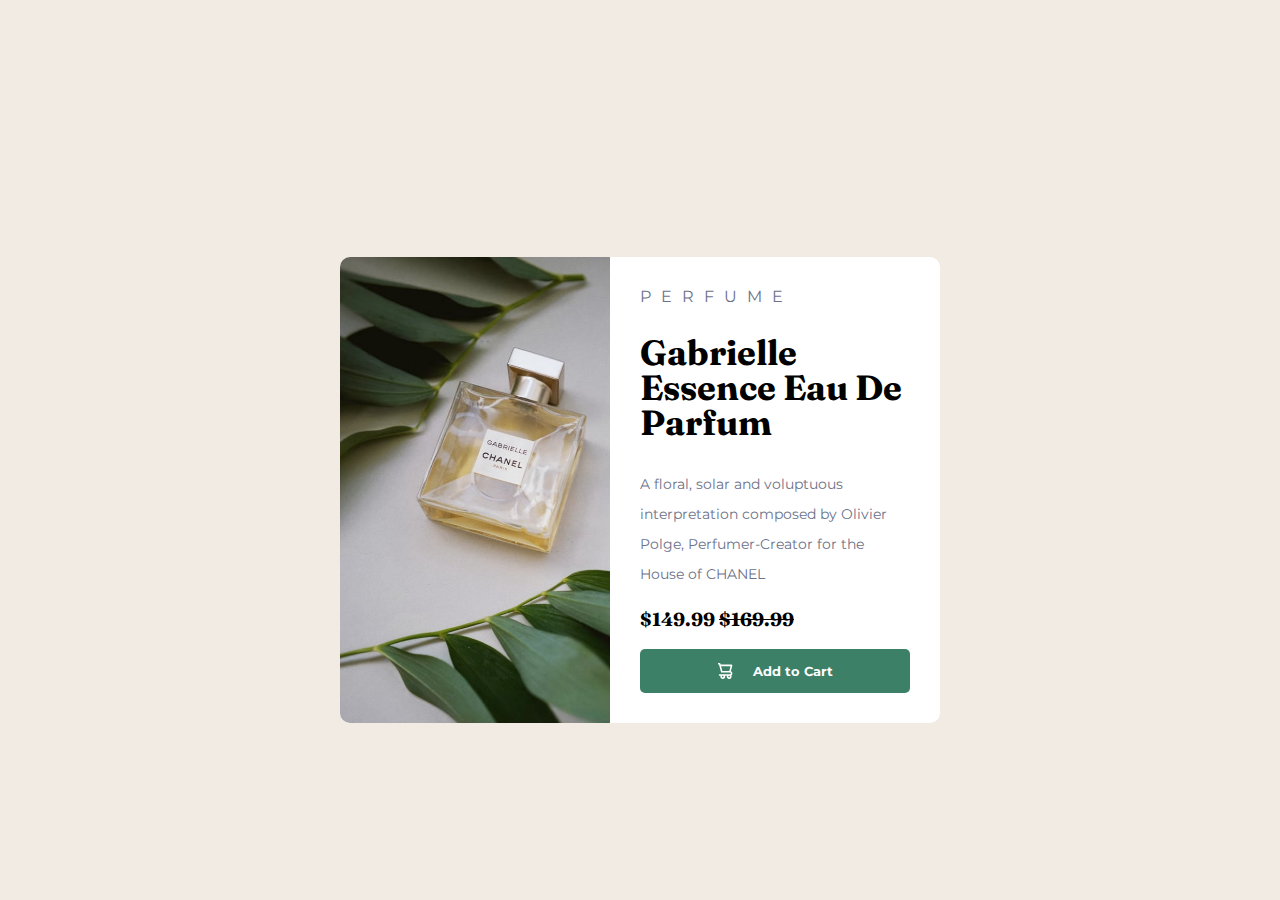
<file: index.html>
<html lang="en">
<head>
    <meta charset="UTF-8">
    <meta http-equiv="X-UA-Compatible" content="IE=edge">
    <meta name="viewport" content="width=device-width, initial-scale=1.0">
    <title>Document</title>
    <link rel="stylesheet" href="style.css"/>
    <link rel="preconnect" href="https://fonts.googleapis.com">
    <link rel="preconnect" href="https://fonts.gstatic.com" crossorigin>
    <link href="https://fonts.googleapis.com/css2?family=Fraunces:opsz,wght@9..144,700&family=Montserrat:wght@500;700&display=swap" rel="stylesheet">
</head>
<body>
    <div class="card">
        <div class="image">
        </div>

        <div class="info">
            <span>PERFUME</span>
            <h2>Gabrielle Essence Eau De Parfum</h2>
            <p>A floral, solar and voluptuous interpretation composed by Olivier Polge, 
                Perfumer-Creator for the House of CHANEL</p>
            <h3>$149.99 <del>$169.99</del></h3>
            <button><img src="images/icon-cart.svg"/> Add to Cart</button>
        </div>
    </div>
</body>
</html>
</file>
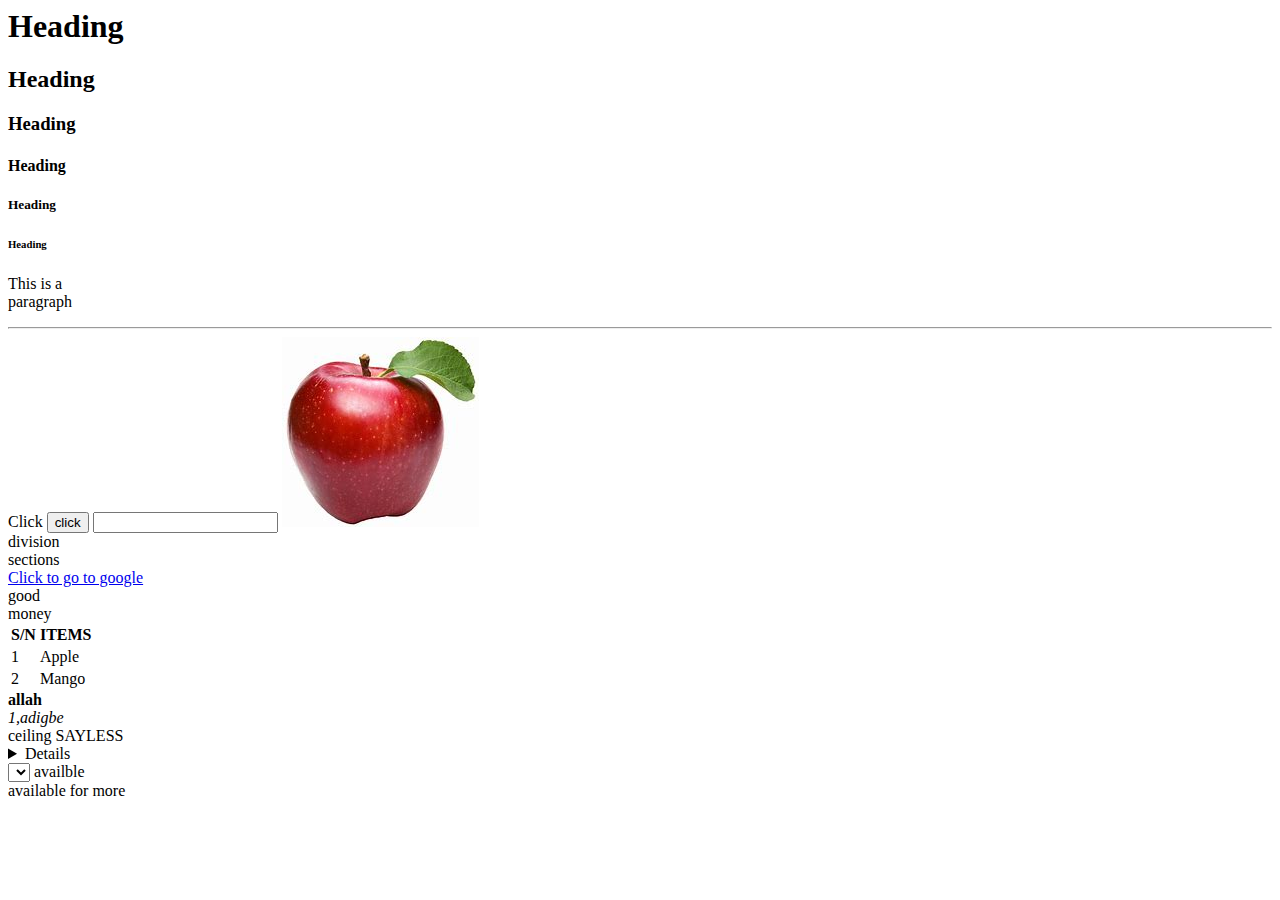
<file: index2.html>
<html lang="en">
<head>
    <meta charset="UTF-8">
    <meta http-equiv="X-UA-Compatible" content="IE=edge">
    <meta name="viewport" content="width=device-width, initial-scale=1.0">
    <title>Home | Welcome</title>
</head>
<body>
    <h1>Heading</h1>
    <h2>Heading</h2>
    <h3>Heading</h3>
    <h4>Heading</h4>
    <h5>Heading</h5>
    <h6>Heading</h6>

    <p>This is a <br> paragraph</p>
    <hr>
    
    <span>Click</span>
    <button>click</button>
    <input type="text">
    <img src="images/apple.png" alt="apple"/>
    <div>
        division
    </div>
    <section>
        sections
    </section>
    <a href="https://facebook.com">Click to go to google</a>
    <nav>good</nav>

<main>money</main>
<aside></aside>
<footer></footer>
 <article></article>
<table>
    <th>S/N</th>
    <th>ITEMS</th>
    <tr>
        <td>1</td>
        <td>Apple</td>
    </tr>
    <tr>
        <td>2</td>
        <td>Mango</td>
    </tr>
</table>

<strong>allah</strong>
<address>1,adigbe</address>
<area>
<base>ceiling
<caption>SAYLESS </caption>
<details>contact us here</details>
<dialog>good lobe</dialog>
<embed>
<title>HTML</title>
<select>for more info</select>
<label>availble</label>
<summary>available for  more </summary>

</body>
</html>
</file>
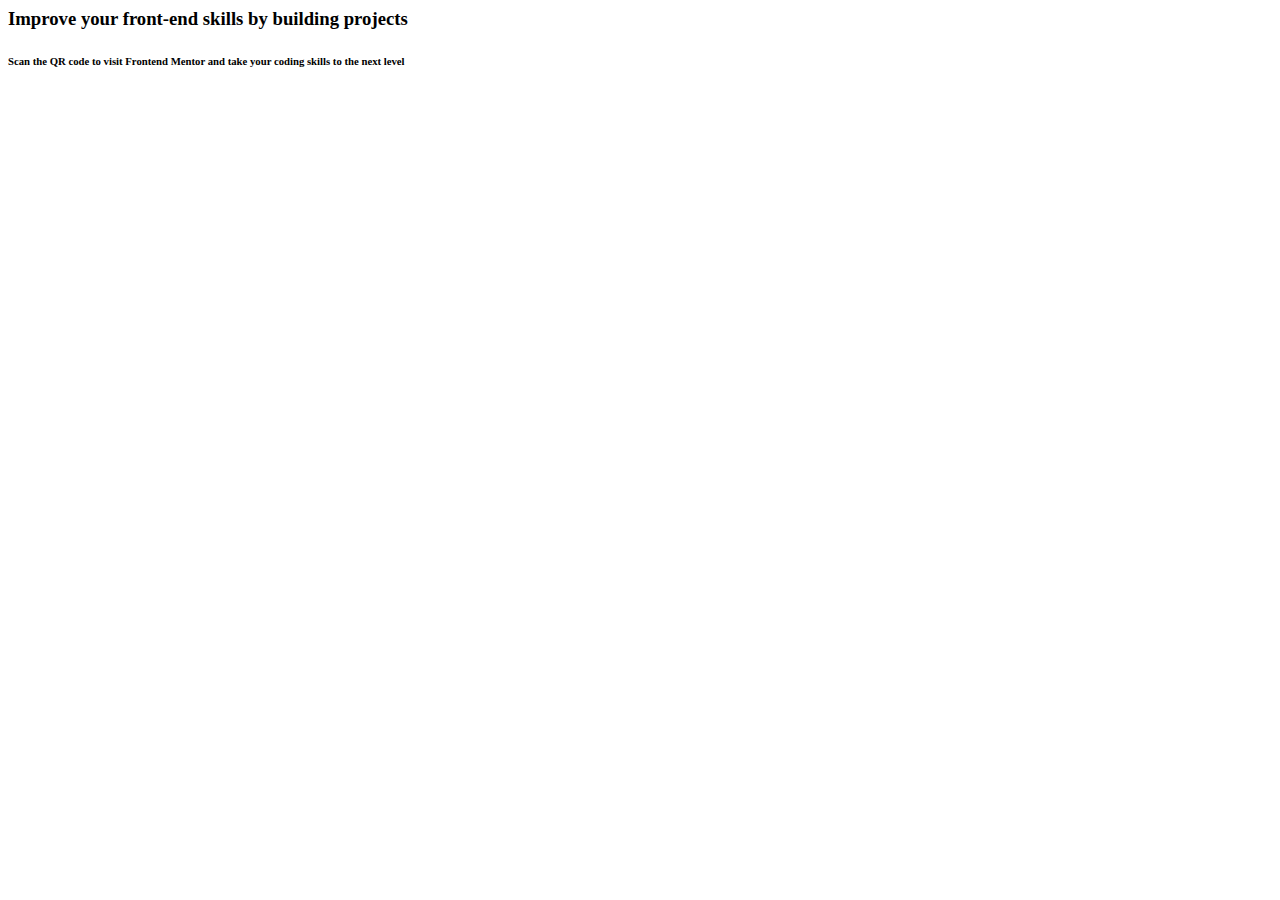
<file: images/Index3.html>
<html lang="en">
<head>
    <meta charset="UTF-8">
    <meta http-equiv="X-UA-Compatible" content="IE=edge">
    <meta name="viewport" content="width=device-width, initial-scale=1.0">
    <title>Document</title>
</head>
<body><h3>Improve your front-end skills by building projects</h3>
    <h6>Scan the QR code to visit Frontend Mentor and take your coding skills to the next level</h6>
    
</body>
</html>
</file>
<file: style.css>
body{
    background-color: hsl(30, 38%, 92%);
    display: grid;
    justify-content: center;
    align-items: center;
    font-family: 'Montserrat', sans-serif;
}

.card{
    display: flex;
    width: 600px;
    background-color: white;
    border-radius: 10px;
    margin-top: 80px;
}

.image{
    width: 50%;
    background-image: url(./images/image-product-desktop.jpg);
    background-size: contain;
    background-repeat: no-repeat;
    background-size: cover;
    border-radius: 10px 0px 0px 10px;
}



.info{
    width: 50%;
    padding: 30px;
}

.info h3{
    font-family: 'Fraunces', serif;
}

.info h2{
    font-family: 'Fraunces', serif;
    font-size: 35px;
    line-height: 35px;
}

.info p{
    line-height: 30px;
    font-size: 14px;
    color: hsl(228, 12%, 48%);
}

.info span{
    color: hsl(228, 12%, 48%);
    letter-spacing: 10px;
}

.info button{
    background-color: hsl(158, 36%, 37%);
    width: 100%;
    border-radius: 5px;
    border: none;
    padding: 14px 20px;
    font-family: 'Montserrat', sans-serif;
    color: white;
    font-weight: 700;
    display: flex;
    align-items: center;
    justify-content: center;
}

.info button img{
    padding-right: 20px;
}
</file>
